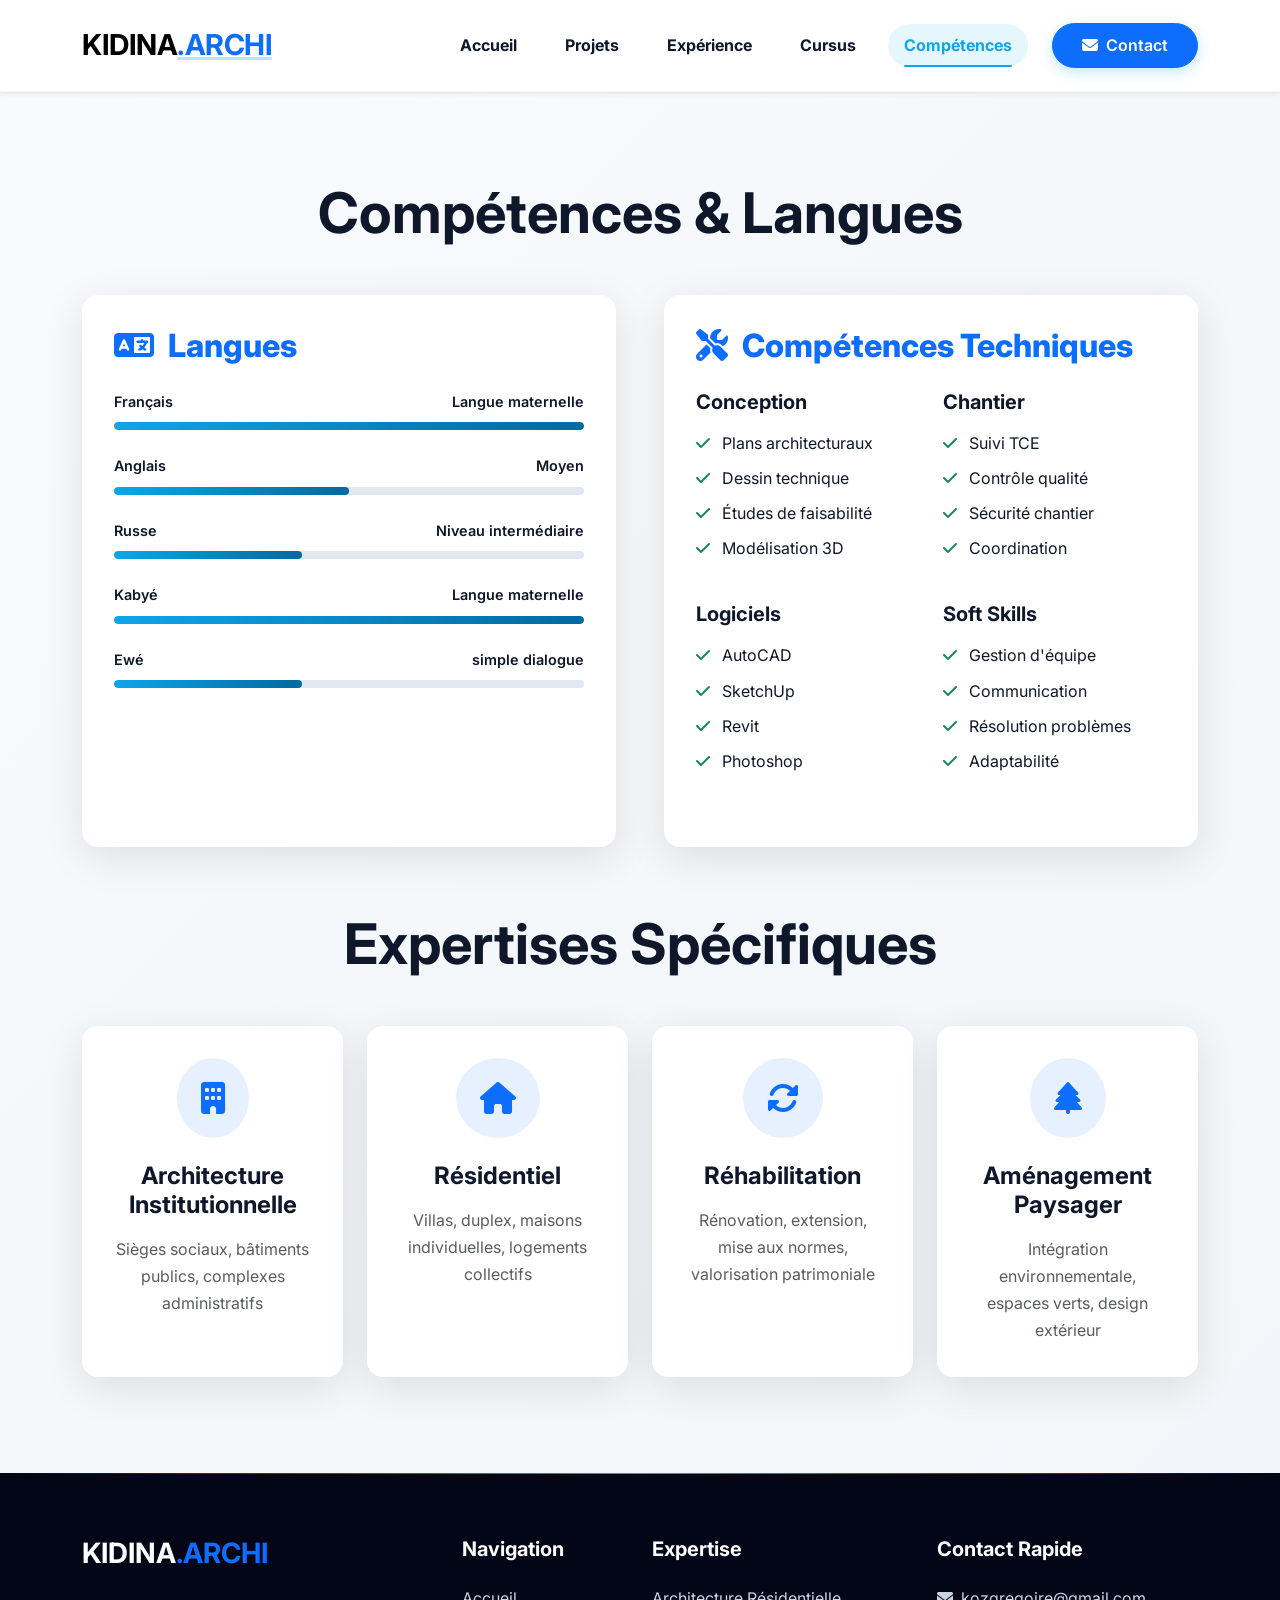
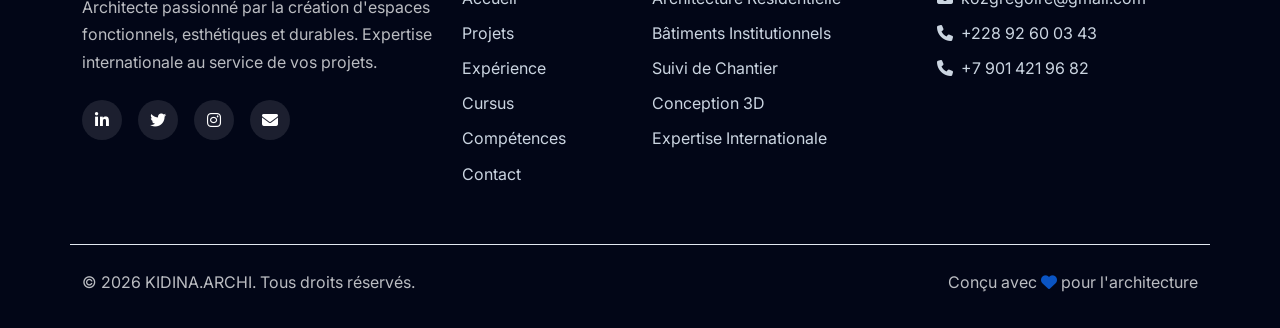
<file: competences.html>
<!DOCTYPE html>
<html lang="fr">
<head>
    <meta charset="UTF-8">
    <meta name="viewport" content="width=device-width, initial-scale=1.0">
    <title>🏗️Compétences | KIDINA.ARCHI</title>
    
    <!-- Mêmes liens CSS que index.html -->
    <link href="https://cdn.jsdelivr.net/npm/bootstrap@5.3.0/dist/css/bootstrap.min.css" rel="stylesheet">
    <link rel="stylesheet" href="https://cdnjs.cloudflare.com/ajax/libs/font-awesome/6.4.0/css/all.min.css">
    <link href="https://fonts.googleapis.com/css2?family=Inter:wght@300;400;500;600;700;800;900&display=swap" rel="stylesheet">
    
    <!-- Style local - CHEMIN CORRECT -->
    <link rel="stylesheet" href="style.css">
</head>
<body>
    <!-- Navigation identique à index.html -->
    <nav class="navbar navbar-expand-lg fixed-top shadow-sm">
        <div class="container">
            <a class="navbar-brand fw-bold" href="index.html">
                KIDINA<span class="text-primary">.ARCHI</span>
            </a>
            
            <button class="navbar-toggler" type="button" data-bs-toggle="collapse" data-bs-target="#mainNav">
                <i class="fas fa-bars"></i>
            </button>
            
            <div class="collapse navbar-collapse" id="mainNav">
                <ul class="navbar-nav ms-auto align-items-center gap-3">
                    <li class="nav-item">
                        <a class="nav-link fw-bold" href="index.html">Accueil</a>
                    </li>
                    <li class="nav-item">
                        <a class="nav-link fw-bold" href="projets.html">Projets</a>
                    </li>
                    <li class="nav-item">
                        <a class="nav-link fw-bold" href="experience.html">Expérience</a>
                    </li>
                    <li class="nav-item">
                        <a class="nav-link fw-bold" href="cursus.html">Cursus</a>
                    </li>
                    <li class="nav-item">
                        <a class="nav-link fw-bold active" href="competences.html">Compétences</a>
                    </li>
                    <li class="nav-item ms-lg-2">
                        <a class="btn btn-primary btn-nav" href="contact.html">
                            <i class="fas fa-envelope me-2"></i>Contact
                        </a>
                    </li>
                </ul>
            </div>
        </div>
    </nav>

    <!-- Section principale -->
    <section class="section-padding" style="padding-top: 100px;">
        <div class="container">
            <h1 class="display-2 fw-bold mb-5 text-center reveal">Compétences & Langues</h1>
            
            <div class="row g-5">
                <!-- Langues -->
                <div class="col-lg-6 reveal">
                    <div class="card-modern h-100">
                        <h2 class="text-primary mb-4"><i class="fas fa-language me-2"></i> Langues</h2>
                        
                        <div class="skill-category">
                            <div class="skill-item">
                                <div class="skill-info">
                                    <span>Français</span>
                                    <span>Langue maternelle</span>
                                </div>
                                <div class="progress">
                                    <div class="progress-bar" style="width: 100%"></div>
                                </div>
                            </div>
                            
                            <div class="skill-item">
                                <div class="skill-info">
                                    <span>Anglais</span>
                                    <span>Moyen</span>
                                </div>
                                <div class="progress">
                                    <div class="progress-bar" style="width: 50%"></div>
                                </div>
                            </div>
                            
                            <div class="skill-item">
                                <div class="skill-info">
                                    <span>Russe</span>
                                    <span>Niveau intermédiaire</span>
                                </div>
                                <div class="progress">
                                    <div class="progress-bar" style="width: 40%"></div>
                                </div>
                            </div>
                            
                            <div class="skill-item">
                                <div class="skill-info">
                                    <span>Kabyé</span>
                                    <span>Langue maternelle</span>
                                </div>
                                <div class="progress">
                                    <div class="progress-bar" style="width: 100%"></div>
                                </div>
                            </div>
                            
                            <div class="skill-item">
                                <div class="skill-info">
                                    <span>Ewé</span>
                                    <span>simple dialogue</span>
                                </div>
                                <div class="progress">
                                    <div class="progress-bar" style="width: 40%"></div>
                                </div>
                            </div>
                        </div>
                    </div>
                </div>
                
                <!-- Compétences Techniques -->
                <div class="col-lg-6 reveal delay-1">
                    <div class="card-modern h-100">
                        <h2 class="text-primary mb-4"><i class="fas fa-tools me-2"></i> Compétences Techniques</h2>
                        
                        <div class="row">
                            <div class="col-md-6 mb-4">
                                <h5 class="fw-bold mb-3">Conception</h5>
                                <ul class="list-unstyled">
                                    <li class="mb-2"><i class="fas fa-check text-success me-2"></i> Plans architecturaux</li>
                                    <li class="mb-2"><i class="fas fa-check text-success me-2"></i> Dessin technique</li>
                                    <li class="mb-2"><i class="fas fa-check text-success me-2"></i> Études de faisabilité</li>
                                    <li class="mb-2"><i class="fas fa-check text-success me-2"></i> Modélisation 3D</li>
                                </ul>
                            </div>
                            
                            <div class="col-md-6 mb-4">
                                <h5 class="fw-bold mb-3">Chantier</h5>
                                <ul class="list-unstyled">
                                    <li class="mb-2"><i class="fas fa-check text-success me-2"></i> Suivi TCE</li>
                                    <li class="mb-2"><i class="fas fa-check text-success me-2"></i> Contrôle qualité</li>
                                    <li class="mb-2"><i class="fas fa-check text-success me-2"></i> Sécurité chantier</li>
                                    <li class="mb-2"><i class="fas fa-check text-success me-2"></i> Coordination</li>
                                </ul>
                            </div>
                            
                            <div class="col-md-6 mb-4">
                                <h5 class="fw-bold mb-3">Logiciels</h5>
                                <ul class="list-unstyled">
                                    <li class="mb-2"><i class="fas fa-check text-success me-2"></i> AutoCAD</li>
                                    <li class="mb-2"><i class="fas fa-check text-success me-2"></i> SketchUp</li>
                                    <li class="mb-2"><i class="fas fa-check text-success me-2"></i> Revit</li>
                                    <li class="mb-2"><i class="fas fa-check text-success me-2"></i> Photoshop</li>
                                </ul>
                            </div>
                            
                            <div class="col-md-6 mb-4">
                                <h5 class="fw-bold mb-3">Soft Skills</h5>
                                <ul class="list-unstyled">
                                    <li class="mb-2"><i class="fas fa-check text-success me-2"></i> Gestion d'équipe</li>
                                    <li class="mb-2"><i class="fas fa-check text-success me-2"></i> Communication</li>
                                    <li class="mb-2"><i class="fas fa-check text-success me-2"></i> Résolution problèmes</li>
                                    <li class="mb-2"><i class="fas fa-check text-success me-2"></i> Adaptabilité</li>
                                </ul>
                            </div>
                        </div>
                    </div>
                </div>
            </div>

            <!-- Section Compétences Complémentaires -->
            <div class="row mt-6">
                <div class="col-12">
                    <h2 class="display-4 fw-bold mb-5 text-center reveal">Expertises Spécifiques</h2>
                </div>
                
                <div class="col-md-6 col-lg-3 reveal">
                    <div class="card-modern text-center h-100">
                        <div class="bg-primary bg-opacity-10 rounded-circle p-4 d-inline-flex mb-4">
                            <i class="fas fa-building fa-2x text-primary"></i>
                        </div>
                        <h4 class="fw-bold mb-3">Architecture Institutionnelle</h4>
                        <p class="text-muted mb-0">
                            Sièges sociaux, bâtiments publics, complexes administratifs
                        </p>
                    </div>
                </div>
                
                <div class="col-md-6 col-lg-3 reveal delay-1">
                    <div class="card-modern text-center h-100">
                        <div class="bg-primary bg-opacity-10 rounded-circle p-4 d-inline-flex mb-4">
                            <i class="fas fa-home fa-2x text-primary"></i>
                        </div>
                        <h4 class="fw-bold mb-3">Résidentiel</h4>
                        <p class="text-muted mb-0">
                            Villas, duplex, maisons individuelles, logements collectifs
                        </p>
                    </div>
                </div>
                
                <div class="col-md-6 col-lg-3 reveal delay-2">
                    <div class="card-modern text-center h-100">
                        <div class="bg-primary bg-opacity-10 rounded-circle p-4 d-inline-flex mb-4">
                            <i class="fas fa-sync-alt fa-2x text-primary"></i>
                        </div>
                        <h4 class="fw-bold mb-3">Réhabilitation</h4>
                        <p class="text-muted mb-0">
                            Rénovation, extension, mise aux normes, valorisation patrimoniale
                        </p>
                    </div>
                </div>
                
                <div class="col-md-6 col-lg-3 reveal delay-3">
                    <div class="card-modern text-center h-100">
                        <div class="bg-primary bg-opacity-10 rounded-circle p-4 d-inline-flex mb-4">
                            <i class="fas fa-tree fa-2x text-primary"></i>
                        </div>
                        <h4 class="fw-bold mb-3">Aménagement Paysager</h4>
                        <p class="text-muted mb-0">
                            Intégration environnementale, espaces verts, design extérieur
                        </p>
                    </div>
                </div>
            </div>
        </div>
    </section>

    <!-- Footer identique à index.html -->
    <footer class="footer">
        <div class="container">
            <div class="row mb-5">
                <div class="col-lg-4 mb-4 mb-lg-0">
                    <h3 class="text-white fw-bold mb-4">KIDINA<span class="text-primary">.ARCHI</span></h3>
                    <p class="text-light opacity-75">
                        Architecte passionné par la création d'espaces fonctionnels, 
                        esthétiques et durables. Expertise internationale au service 
                        de vos projets.
                    </p>
                    <div class="social-links">
                        <a href="#" class="social-link">
                            <i class="fab fa-linkedin-in"></i>
                        </a>
                        <a href="#" class="social-link">
                            <i class="fab fa-twitter"></i>
                        </a>
                        <a href="#" class="social-link">
                            <i class="fab fa-instagram"></i>
                        </a>
                        <a href="mailto:kozgregoire@gmail.com" class="social-link">
                            <i class="fas fa-envelope"></i>
                        </a>
                    </div>
                </div>
                
                <div class="col-lg-2 col-md-6 mb-4 mb-lg-0">
                    <h5 class="text-white fw-bold mb-4">Navigation</h5>
                    <div class="footer-links">
                        <a href="index.html">Accueil</a>
                        <a href="projets.html">Projets</a>
                        <a href="experience.html">Expérience</a>
                        <a href="cursus.html">Cursus</a>
                        <a href="competences.html">Compétences</a>
                        <a href="contact.html">Contact</a>
                    </div>
                </div>
                
                <div class="col-lg-3 col-md-6 mb-4 mb-lg-0">
                    <h5 class="text-white fw-bold mb-4">Expertise</h5>
                    <div class="footer-links">
                        <a href="projets.html?filter=res">Architecture Résidentielle</a>
                        <a href="projets.html?filter=inst">Bâtiments Institutionnels</a>
                        <a href="experience.html">Suivi de Chantier</a>
                        <a href="competences.html">Conception 3D</a>
                        <a href="cursus.html">Expertise Internationale</a>
                    </div>
                </div>
                
                <div class="col-lg-3">
                    <h5 class="text-white fw-bold mb-4">Contact Rapide</h5>
                    <div class="footer-links">
                        <a href="mailto:kozgregoire@gmail.com">
                            <i class="fas fa-envelope me-2"></i>kozgregoire@gmail.com
                        </a>
                        <a href="tel:+22892600343">
                            <i class="fas fa-phone me-2"></i>+228 92 60 03 43
                        </a>
                        <a href="tel:+79014219682">
                            <i class="fas fa-phone me-2"></i>+7 901 421 96 82
                        </a>
                    </div>
                </div>
            </div>
            
            <div class="row pt-4 border-top border-light border-opacity-10">
                <div class="col-md-6">
                    <p class="mb-0 text-light opacity-75">
                        © 2026 KIDINA.ARCHI. Tous droits réservés.
                    </p>
                </div>
                <div class="col-md-6 text-md-end">
                    <p class="mb-0 text-light opacity-75">
                        Conçu avec <i class="fas fa-heart text-primary"></i> pour l'architecture
                    </p>
                </div>
            </div>
        </div>
    </footer>

    <!-- Scripts -->
    <script src="https://cdn.jsdelivr.net/npm/bootstrap@5.3.0/dist/js/bootstrap.bundle.min.js"></script>
    <!-- CHEMIN LOCAL CORRECT -->
    <script src="script.js"></script>
</body>
</html>
</file>
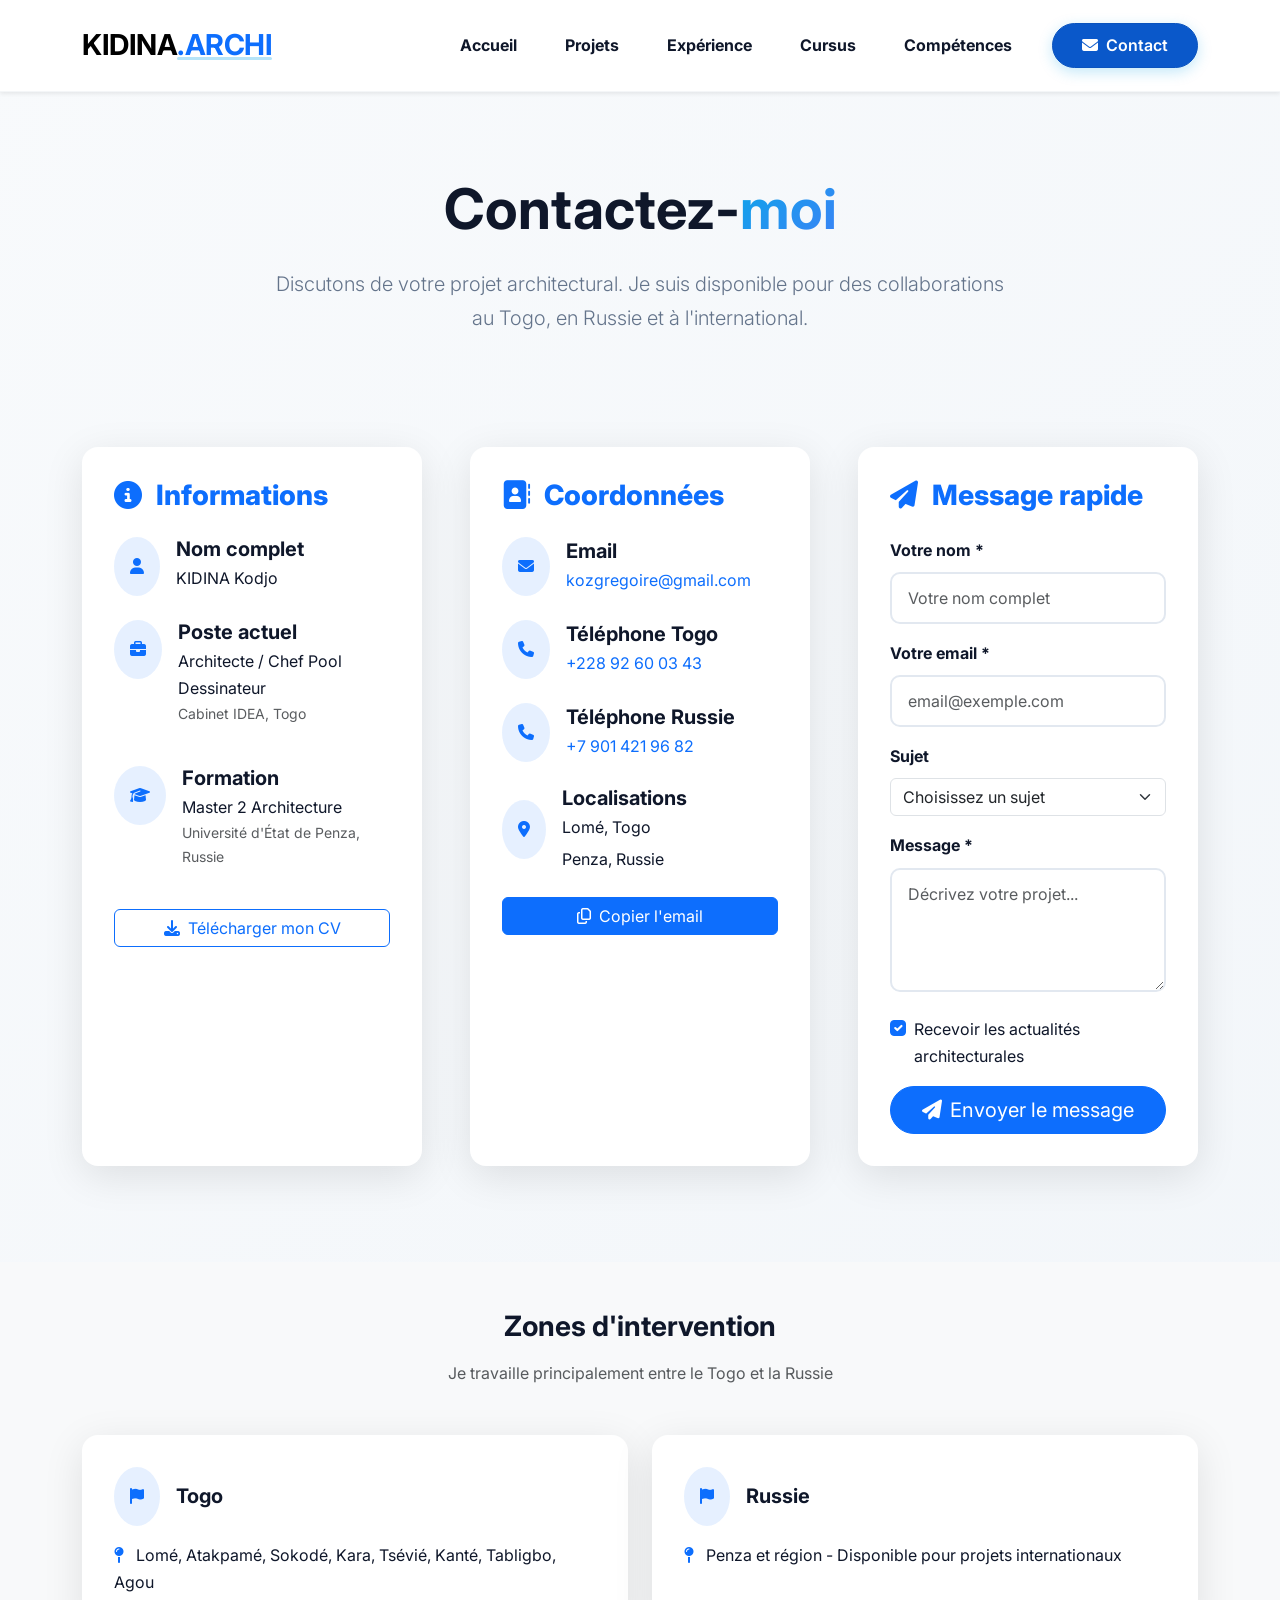
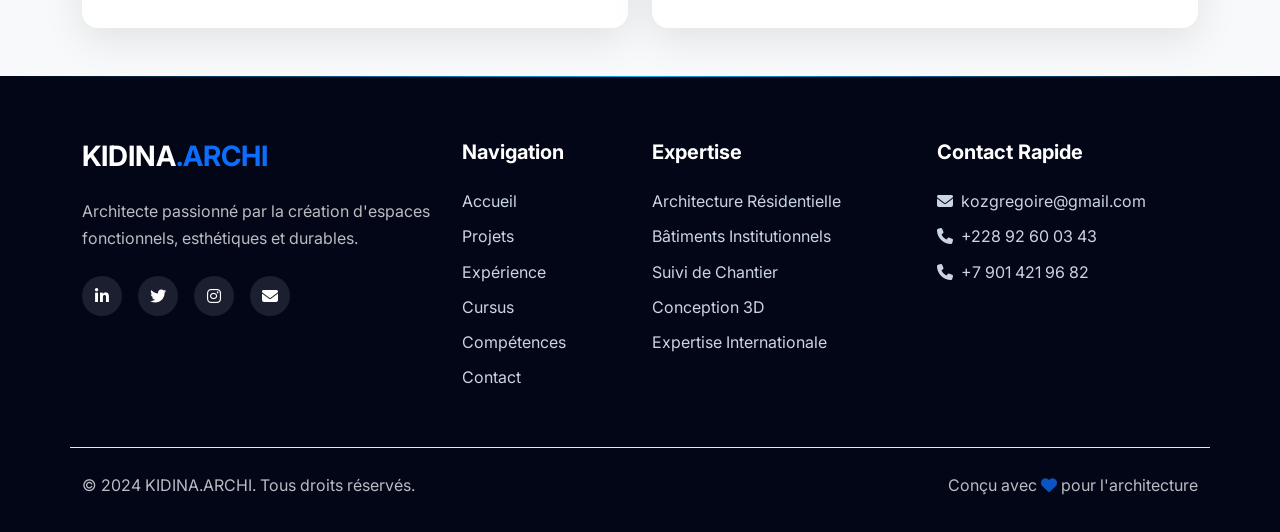
<file: contact.html>
<!DOCTYPE html>
<html lang="fr">
<head>
    <meta charset="UTF-8">
    <meta name="viewport" content="width=device-width, initial-scale=1.0">
    <title>🏗️Contact | KIDINA.ARCHI</title>
    
    <!-- Mêmes liens que index.html -->
    <link href="https://cdn.jsdelivr.net/npm/bootstrap@5.3.0/dist/css/bootstrap.min.css" rel="stylesheet">
    <link rel="stylesheet" href="https://cdnjs.cloudflare.com/ajax/libs/font-awesome/6.4.0/css/all.min.css">
    <link href="https://fonts.googleapis.com/css2?family=Inter:wght@300;400;500;600;700;800;900&display=swap" rel="stylesheet">
    
    <!-- CHEMIN LOCAL CORRECT -->
    <link rel="stylesheet" href="style.css">
</head>
<body>
    <!-- Navigation IDENTIQUE à index.html -->
    <nav class="navbar navbar-expand-lg fixed-top shadow-sm">
        <div class="container">
            <a class="navbar-brand fw-bold" href="index.html">
                KIDINA<span class="text-primary">.ARCHI</span>
            </a>
            
            <button class="navbar-toggler" type="button" data-bs-toggle="collapse" data-bs-target="#mainNav">
                <i class="fas fa-bars"></i>
            </button>
            
            <div class="collapse navbar-collapse" id="mainNav">
                <ul class="navbar-nav ms-auto align-items-center gap-3">
                    <li class="nav-item">
                        <a class="nav-link fw-bold" href="index.html">Accueil</a>
                    </li>
                    <li class="nav-item">
                        <a class="nav-link fw-bold" href="projets.html">Projets</a>
                    </li>
                    <li class="nav-item">
                        <a class="nav-link fw-bold" href="experience.html">Expérience</a>
                    </li>
                    <li class="nav-item">
                        <a class="nav-link fw-bold" href="cursus.html">Cursus</a>
                    </li>
                    <li class="nav-item">
                        <a class="nav-link fw-bold" href="competences.html">Compétences</a>
                    </li>
                    <li class="nav-item ms-lg-2">
                        <a class="btn btn-primary btn-nav active" href="contact.html">
                            <i class="fas fa-envelope me-2"></i>Contact
                        </a>
                    </li>
                </ul>
            </div>
        </div>
    </nav>

    <!-- Section Contact Détaillée -->
    <section class="section-padding">
        <div class="container">
            <div class="row mb-6">
                <div class="col-lg-8 mx-auto text-center">
                    <h1 class="display-2 fw-bold mb-4 reveal">
                        Contactez-<span class="text-gradient">moi</span>
                    </h1>
                    <p class="lead mb-5 reveal delay-1">
                        Discutons de votre projet architectural. Je suis disponible 
                        pour des collaborations au Togo, en Russie et à l'international.
                    </p>
                </div>
            </div>
            
            <div class="row g-5">
                <!-- Informations de contact -->
                <div class="col-lg-4 reveal">
                    <div class="card-modern h-100">
                        <h3 class="text-primary mb-4"><i class="fas fa-info-circle me-2"></i> Informations</h3>
                        
                        <div class="contact-item mb-4">
                            <div class="d-flex align-items-start mb-3">
                                <div class="bg-primary bg-opacity-10 rounded-circle p-3 me-3">
                                    <i class="fas fa-user text-primary"></i>
                                </div>
                                <div>
                                    <h5 class="fw-bold mb-1">Nom complet</h5>
                                    <p class="mb-0">KIDINA Kodjo</p>
                                </div>
                            </div>
                        </div>
                        
                        <div class="contact-item mb-4">
                            <div class="d-flex align-items-start mb-3">
                                <div class="bg-primary bg-opacity-10 rounded-circle p-3 me-3">
                                    <i class="fas fa-briefcase text-primary"></i>
                                </div>
                                <div>
                                    <h5 class="fw-bold mb-1">Poste actuel</h5>
                                    <p class="mb-0">Architecte / Chef Pool Dessinateur</p>
                                    <p class="text-muted small">Cabinet IDEA, Togo</p>
                                </div>
                            </div>
                        </div>
                        
                        <div class="contact-item mb-4">
                            <div class="d-flex align-items-start mb-3">
                                <div class="bg-primary bg-opacity-10 rounded-circle p-3 me-3">
                                    <i class="fas fa-graduation-cap text-primary"></i>
                                </div>
                                <div>
                                    <h5 class="fw-bold mb-1">Formation</h5>
                                    <p class="mb-0">Master 2 Architecture</p>
                                    <p class="text-muted small">Université d'État de Penza, Russie</p>
                                </div>
                            </div>
                        </div>
                        
                        <div class="mt-4">
                            <a href="competences.html" class="btn btn-outline-primary w-100">
                                <i class="fas fa-download me-2"></i>Télécharger mon CV
                            </a>
                        </div>
                    </div>
                </div>
                
                <!-- Coordonnées -->
                <div class="col-lg-4 reveal delay-1">
                    <div class="card-modern h-100">
                        <h3 class="text-primary mb-4"><i class="fas fa-address-book me-2"></i> Coordonnées</h3>
                        
                        <div class="contact-item mb-4">
                            <div class="d-flex align-items-center mb-3">
                                <div class="bg-primary bg-opacity-10 rounded-circle p-3 me-3">
                                    <i class="fas fa-envelope text-primary"></i>
                                </div>
                                <div>
                                    <h5 class="fw-bold mb-1">Email</h5>
                                    <a href="mailto:kozgregoire@gmail.com" class="text-decoration-none">
                                       kozgregoire@gmail.com
                                    </a>
                                </div>
                            </div>
                        </div>
                        
                        <div class="contact-item mb-4">
                            <div class="d-flex align-items-center mb-3">
                                <div class="bg-primary bg-opacity-10 rounded-circle p-3 me-3">
                                    <i class="fas fa-phone text-primary"></i>
                                </div>
                                <div>
                                    <h5 class="fw-bold mb-1">Téléphone Togo</h5>
                                    <a href="tel:+22892600343" class="text-decoration-none">
                                        +228 92 60 03 43
                                    </a>
                                </div>
                            </div>
                        </div>
                        
                        <div class="contact-item mb-4">
                            <div class="d-flex align-items-center mb-3">
                                <div class="bg-primary bg-opacity-10 rounded-circle p-3 me-3">
                                    <i class="fas fa-phone text-primary"></i>
                                </div>
                                <div>
                                    <h5 class="fw-bold mb-1">Téléphone Russie</h5>
                                    <a href="tel:+79014219682" class="text-decoration-none">
                                        +7 901 421 96 82
                                    </a>
                                </div>
                            </div>
                        </div>
                        
                        <div class="contact-item">
                            <div class="d-flex align-items-center mb-3">
                                <div class="bg-primary bg-opacity-10 rounded-circle p-3 me-3">
                                    <i class="fas fa-map-marker-alt text-primary"></i>
                                </div>
                                <div>
                                    <h5 class="fw-bold mb-1">Localisations</h5>
                                    <p class="mb-1">Lomé, Togo</p>
                                    <p class="mb-0">Penza, Russie</p>
                                </div>
                            </div>
                        </div>
                        
                        <div class="mt-4">
                            <button class="btn btn-primary w-100 copy-email">
                                <i class="far fa-copy me-2"></i>Copier l'email
                            </button>
                        </div>
                    </div>
                </div>
                
                <!-- Formulaire -->
                <div class="col-lg-4 reveal delay-2">
                    <div class="card-modern h-100">
                        <h3 class="text-primary mb-4"><i class="fas fa-paper-plane me-2"></i> Message rapide</h3>
                        
                        <form id="contactFormPage">
                            <div class="mb-3">
                                <label class="form-label fw-bold">Votre nom *</label>
                                <input type="text" class="form-control" placeholder="Votre nom complet" required>
                            </div>
                            
                            <div class="mb-3">
                                <label class="form-label fw-bold">Votre email *</label>
                                <input type="email" class="form-control" placeholder="email@exemple.com" required>
                            </div>
                            
                            <div class="mb-3">
                                <label class="form-label fw-bold">Sujet</label>
                                <select class="form-select">
                                    <option selected>Choisissez un sujet</option>
                                    <option>Demande de collaboration</option>
                                    <option>Devis pour projet</option>
                                    <option>Question technique</option>
                                    <option>Autre</option>
                                </select>
                            </div>
                            
                            <div class="mb-4">
                                <label class="form-label fw-bold">Message *</label>
                                <textarea class="form-control" rows="4" placeholder="Décrivez votre projet..." required></textarea>
                            </div>
                            
                            <div class="mb-3 form-check">
                                <input type="checkbox" class="form-check-input" id="newsletter" checked>
                                <label class="form-check-label" for="newsletter">
                                    Recevoir les actualités architecturales
                                </label>
                            </div>
                            
                            <button type="submit" class="btn btn-primary btn-lg w-100 rounded-pill">
                                <i class="fas fa-paper-plane me-2"></i>Envoyer le message
                            </button>
                        </form>
                    </div>
                </div>
            </div>
        </div>
    </section>

    <!-- Carte Google Maps (optionnelle) -->
    <section class="bg-light py-5">
        <div class="container">
            <div class="text-center mb-5">
                <h3 class="fw-bold mb-3">Zones d'intervention</h3>
                <p class="text-muted">Je travaille principalement entre le Togo et la Russie</p>
            </div>
            
            <div class="row g-4">
                <div class="col-md-6">
                    <div class="card-modern">
                        <div class="d-flex align-items-center mb-3">
                            <div class="bg-primary bg-opacity-10 rounded-circle p-3 me-3">
                                <i class="fas fa-flag text-primary"></i>
                            </div>
                            <div>
                                <h5 class="fw-bold mb-0">Togo</h5>
                            </div>
                        </div>
                        <p class="mb-0">
                            <i class="fas fa-map-pin text-primary me-2"></i>
                            Lomé, Atakpamé, Sokodé, Kara, Tsévié, Kanté, Tabligbo, Agou
                        </p>
                    </div>
                </div>
                
                <div class="col-md-6">
                    <div class="card-modern">
                        <div class="d-flex align-items-center mb-3">
                            <div class="bg-primary bg-opacity-10 rounded-circle p-3 me-3">
                                <i class="fas fa-flag text-primary"></i>
                            </div>
                            <div>
                                <h5 class="fw-bold mb-0">Russie</h5>
                            </div>
                        </div>
                        <p class="mb-0">
                            <i class="fas fa-map-pin text-primary me-2"></i>
                            Penza et région - Disponible pour projets internationaux
                        </p>
                    </div>
                </div>
            </div>
        </div>
    </section>

    <!-- Footer IDENTIQUE à index.html -->
    <footer class="footer">
        <div class="container">
            <div class="row mb-5">
                <div class="col-lg-4 mb-4 mb-lg-0">
                    <h3 class="text-white fw-bold mb-4">KIDINA<span class="text-primary">.ARCHI</span></h3>
                    <p class="text-light opacity-75">
                        Architecte passionné par la création d'espaces fonctionnels, 
                        esthétiques et durables.
                    </p>
                    <div class="social-links">
                        <a href="#" class="social-link">
                            <i class="fab fa-linkedin-in"></i>
                        </a>
                        <a href="#" class="social-link">
                            <i class="fab fa-twitter"></i>
                        </a>
                        <a href="#" class="social-link">
                            <i class="fab fa-instagram"></i>
                        </a>
                        <a href="mailto:kozgregoire@gmail.com" class="social-link">
                            <i class="fas fa-envelope"></i>
                        </a>
                    </div>
                </div>
                
                <div class="col-lg-2 col-md-6 mb-4 mb-lg-0">
                    <h5 class="text-white fw-bold mb-4">Navigation</h5>
                    <div class="footer-links">
                        <a href="index.html">Accueil</a>
                        <a href="projets.html">Projets</a>
                        <a href="experience.html">Expérience</a>
                        <a href="cursus.html">Cursus</a>
                        <a href="competences.html">Compétences</a>
                        <a href="contact.html">Contact</a>
                    </div>
                </div>
                
                <div class="col-lg-3 col-md-6 mb-4 mb-lg-0">
                    <h5 class="text-white fw-bold mb-4">Expertise</h5>
                    <div class="footer-links">
                        <a href="projets.html?filter=res">Architecture Résidentielle</a>
                        <a href="projets.html?filter=inst">Bâtiments Institutionnels</a>
                        <a href="experience.html">Suivi de Chantier</a>
                        <a href="competences.html">Conception 3D</a>
                        <a href="cursus.html">Expertise Internationale</a>
                    </div>
                </div>
                
                <div class="col-lg-3">
                    <h5 class="text-white fw-bold mb-4">Contact Rapide</h5>
                    <div class="footer-links">
                        <a href="mailto:kozgregoire@gmail.com">
                            <i class="fas fa-envelope me-2"></i>kozgregoire@gmail.com
                        </a>
                        <a href="tel:+22892600343">
                            <i class="fas fa-phone me-2"></i>+228 92 60 03 43
                        </a>
                        <a href="tel:+79014219682">
                            <i class="fas fa-phone me-2"></i>+7 901 421 96 82
                        </a>
                    </div>
                </div>
            </div>
            
            <div class="row pt-4 border-top border-light border-opacity-10">
                <div class="col-md-6">
                    <p class="mb-0 text-light opacity-75">
                        © 2024 KIDINA.ARCHI. Tous droits réservés.
                    </p>
                </div>
                <div class="col-md-6 text-md-end">
                    <p class="mb-0 text-light opacity-75">
                        Conçu avec <i class="fas fa-heart text-primary"></i> pour l'architecture
                    </p>
                </div>
            </div>
        </div>
    </footer>

    <!-- Scripts -->
    <script src="https://cdn.jsdelivr.net/npm/bootstrap@5.3.0/dist/js/bootstrap.bundle.min.js"></script>
    <!-- CHEMIN LOCAL CORRECT -->
    <script src="script.js"></script>
</body>
</html>
</file>
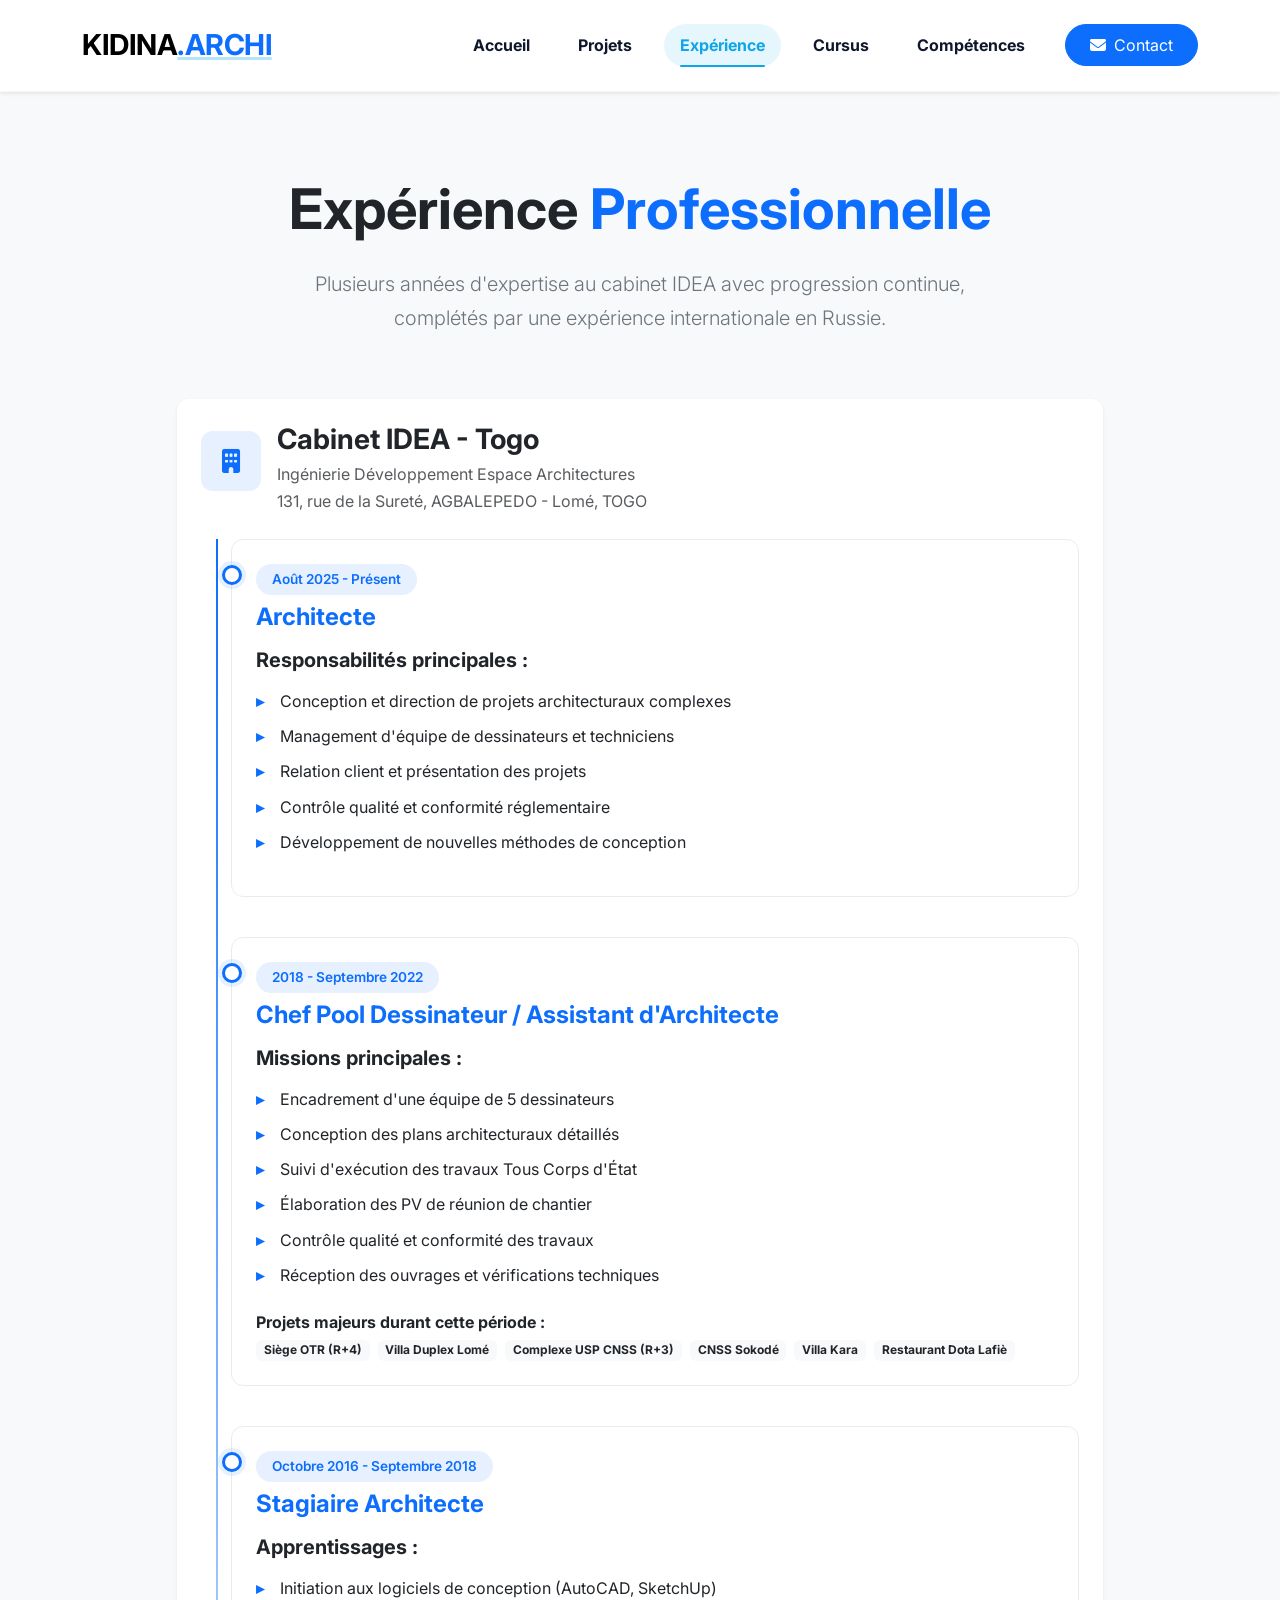
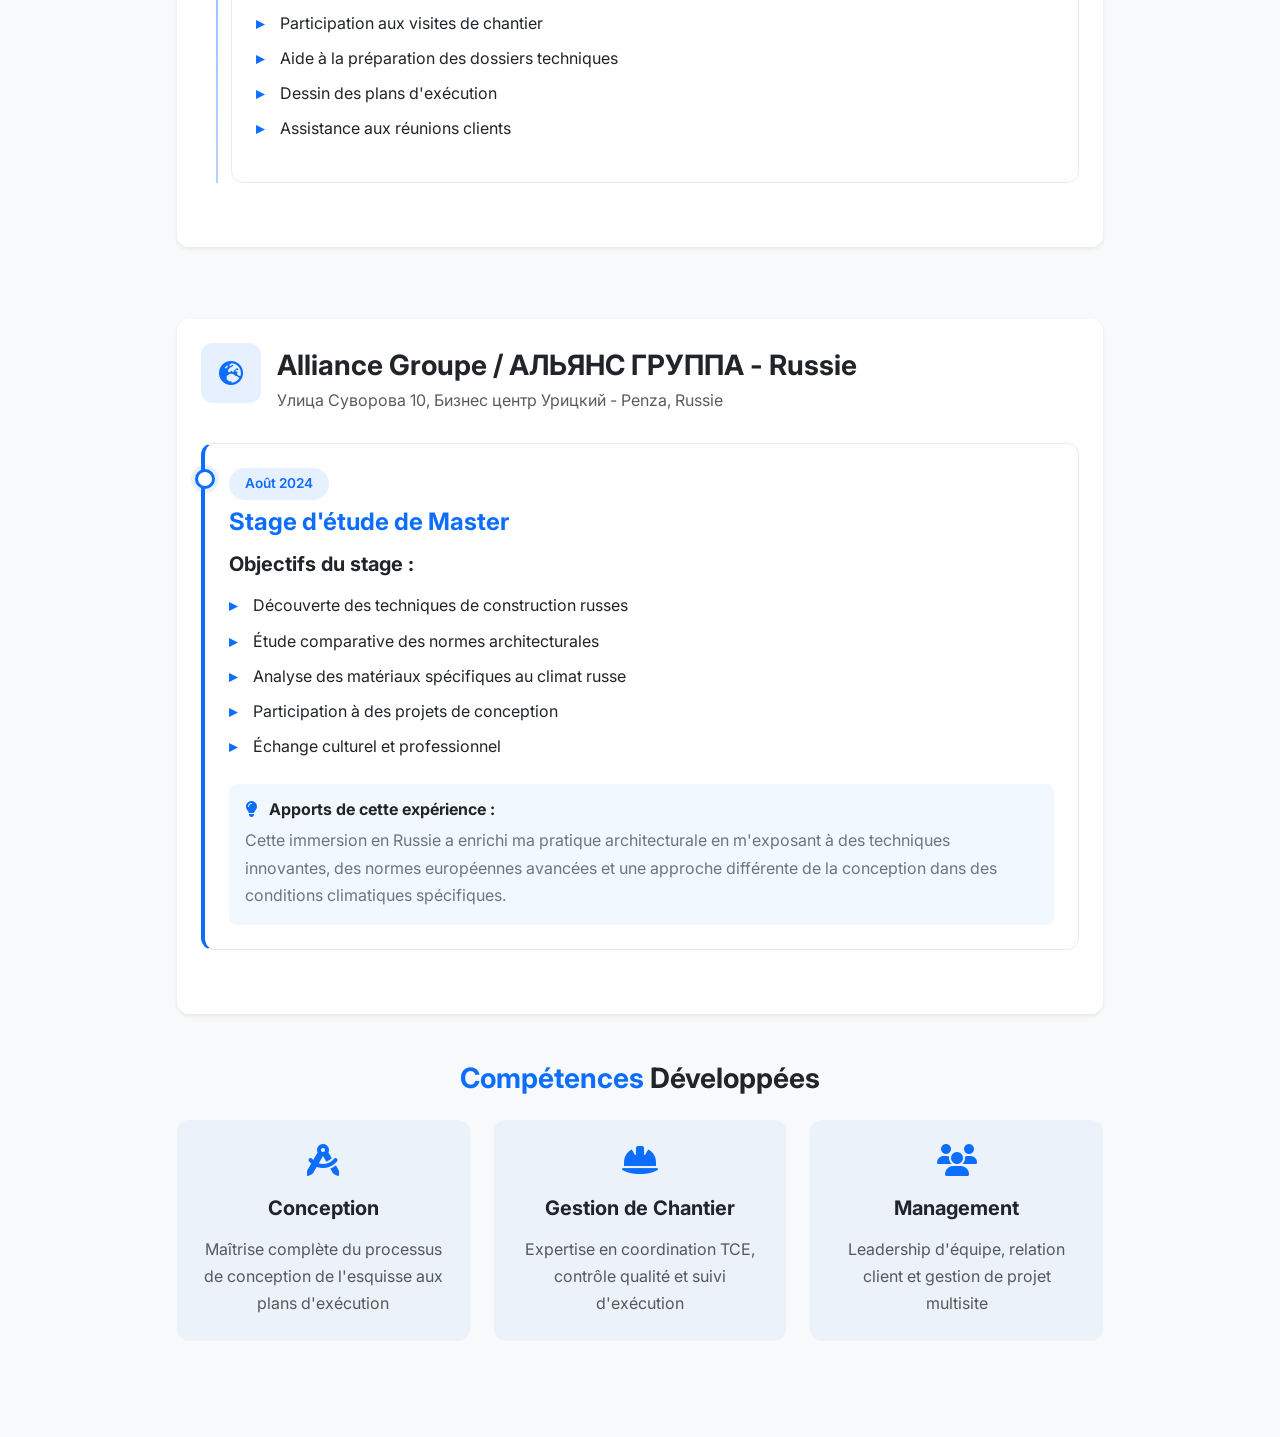
<file: experience.html>
<!DOCTYPE html>
<html lang="fr">
<head>
    <meta charset="UTF-8">
    <meta name="viewport" content="width=device-width, initial-scale=1.0">
    <title>🏗️Expérience Professionnelle | KIDINA.ARCHI</title>
    
    <!-- Liens CSS -->
    <link href="https://cdn.jsdelivr.net/npm/bootstrap@5.3.0/dist/css/bootstrap.min.css" rel="stylesheet">
    <link rel="stylesheet" href="https://cdnjs.cloudflare.com/ajax/libs/font-awesome/6.4.0/css/all.min.css">
    <link href="https://fonts.googleapis.com/css2?family=Inter:wght@300;400;500;600;700;800;900&display=swap" rel="stylesheet">
    <link rel="stylesheet" href="style.css">
    
    <style>
        :root {
            --dominant: #f8f9fa;
            --secondary: #212529;
            --accent: #0d6efd;
            --gray-light: #e9ecef;
            --gray-medium: #6c757d;
        }
        
        body {
            background-color: var(--dominant);
            color: var(--secondary);
            font-family: 'Inter', sans-serif;
            padding-top: 80px;
        }
        
        .exp-timeline {
            position: relative;
            padding-left: 30px;
        }
        
        .exp-timeline::before {
            content: '';
            position: absolute;
            left: 15px;
            top: 0;
            bottom: 0;
            width: 2px;
            background: linear-gradient(to bottom, var(--accent), rgba(13, 110, 253, 0.3));
        }
        
        .exp-item {
            position: relative;
            margin-bottom: 40px;
            padding-left: 30px;
            background: white;
            border-radius: 12px;
            border: 1px solid var(--gray-light);
            padding: 1.5rem;
            transition: transform 0.3s ease;
        }
        
        .exp-item:hover {
            transform: translateX(5px);
            border-color: var(--accent);
            box-shadow: 0 8px 25px rgba(0,0,0,0.1);
        }
        
        .exp-item::before {
            content: '';
            position: absolute;
            left: -10px;
            top: 25px;
            width: 20px;
            height: 20px;
            border-radius: 50%;
            background: white;
            border: 3px solid var(--accent);
            box-shadow: 0 0 0 4px rgba(13, 110, 253, 0.1);
        }
        
        .exp-badge {
            background: rgba(13, 110, 253, 0.1);
            color: var(--accent);
            padding: 0.25rem 1rem;
            border-radius: 20px;
            font-size: 0.85rem;
            font-weight: 600;
            display: inline-block;
            margin-bottom: 0.5rem;
        }
        
        .company-logo {
            width: 60px;
            height: 60px;
            background: rgba(13, 110, 253, 0.1);
            border-radius: 12px;
            display: flex;
            align-items: center;
            justify-content: center;
            color: var(--accent);
            font-size: 1.5rem;
            margin-bottom: 1rem;
        }
        
        .task-list {
            list-style-type: none;
            padding-left: 0;
        }
        
        .task-list li {
            padding-left: 1.5rem;
            position: relative;
            margin-bottom: 0.5rem;
        }
        
        .task-list li::before {
            content: '▸';
            position: absolute;
            left: 0;
            color: var(--accent);
            font-weight: bold;
        }
    </style>
</head>
<body>
    <!-- Navigation -->
    <nav class="navbar navbar-expand-lg fixed-top shadow-sm" style="background-color: white;">
        <div class="container">
            <a class="navbar-brand fw-bold" href="index.html">
                KIDINA<span style="color: #0d6efd;">.ARCHI</span>
            </a>
            
            <button class="navbar-toggler" type="button" data-bs-toggle="collapse" data-bs-target="#mainNav">
                <i class="fas fa-bars"></i>
            </button>
            
            <div class="collapse navbar-collapse" id="mainNav">
                <ul class="navbar-nav ms-auto align-items-center gap-3">
                    <li class="nav-item">
                        <a class="nav-link fw-bold" href="index.html">Accueil</a>
                    </li>
                    <li class="nav-item">
                        <a class="nav-link fw-bold" href="projets.html">Projets</a>
                    </li>
                    <li class="nav-item">
                        <a class="nav-link fw-bold active" href="experience.html">Expérience</a>
                    </li>
                    <li class="nav-item">
                        <a class="nav-link fw-bold" href="cursus.html">Cursus</a>
                    </li>
                    <li class="nav-item">
                        <a class="nav-link fw-bold" href="competences.html">Compétences</a>
                    </li>
                    <li class="nav-item ms-lg-2">
                        <a class="btn btn-primary px-4 py-2 rounded-pill" href="contact.html" style="background-color: #0d6efd; border-color: #0d6efd;">
                            <i class="fas fa-envelope me-2"></i>Contact
                        </a>
                    </li>
                </ul>
            </div>
        </div>
    </nav>

    <!-- Section Expérience -->
    <section class="py-5" style="background-color: var(--dominant);">
        <div class="container py-5">
            <div class="row mb-5">
                <div class="col-lg-8 mx-auto text-center">
                    <h1 class="display-2 fw-bold mb-4">
                        Expérience <span style="color: #0d6efd;">Professionnelle</span>
                    </h1>
                    <p class="lead" style="color: var(--gray-medium);">
                        Plusieurs années d'expertise au cabinet IDEA avec progression continue, 
                        complétés par une expérience internationale en Russie.
                    </p>
                </div>
            </div>
            
            <!-- Expérience Principale - IDEA -->
            <div class="row mb-5">
                <div class="col-lg-10 mx-auto">
                    <div class="card shadow-sm border-0 mb-4" style="background: white; border-radius: 12px;">
                        <div class="card-body p-4">
                            <div class="d-flex align-items-center mb-4">
                                <div class="company-logo">
                                    <i class="fas fa-building"></i>
                                </div>
                                <div class="ms-3">
                                    <h3 class="fw-bold mb-1">Cabinet IDEA - Togo</h3>
                                    <p class="text-muted mb-0">
                                        Ingénierie Développement Espace Architectures
                                    </p>
                                    <p class="text-muted mb-0">
                                        131, rue de la Sureté, AGBALEPEDO - Lomé, TOGO
                                    </p>
                                </div>
                            </div>
                            
                            <div class="exp-timeline">
                                <!-- Architecte (Actuel) -->
                                <div class="exp-item">
                                    <span class="exp-badge">Août 2025 - Présent</span>
                                    <h4 class="fw-bold mb-3" style="color: #0d6efd;">Architecte</h4>
                                    <h5 class="fw-bold mb-3">Responsabilités principales :</h5>
                                    <ul class="task-list">
                                        <li>Conception et direction de projets architecturaux complexes</li>
                                        <li>Management d'équipe de dessinateurs et techniciens</li>
                                        <li>Relation client et présentation des projets</li>
                                        <li>Contrôle qualité et conformité réglementaire</li>
                                        <li>Développement de nouvelles méthodes de conception</li>
                                    </ul>
                                </div>
                                
                                <!-- Chef Pool Dessinateur -->
                                <div class="exp-item">
                                    <span class="exp-badge">2018 - Septembre 2022</span>
                                    <h4 class="fw-bold mb-3" style="color: #0d6efd;">
                                        Chef Pool Dessinateur / Assistant d'Architecte
                                    </h4>
                                    <h5 class="fw-bold mb-3">Missions principales :</h5>
                                    <ul class="task-list">
                                        <li>Encadrement d'une équipe de 5 dessinateurs</li>
                                        <li>Conception des plans architecturaux détaillés</li>
                                        <li>Suivi d'exécution des travaux Tous Corps d'État</li>
                                        <li>Élaboration des PV de réunion de chantier</li>
                                        <li>Contrôle qualité et conformité des travaux</li>
                                        <li>Réception des ouvrages et vérifications techniques</li>
                                    </ul>
                                    
                                    <div class="mt-4">
                                        <h6 class="fw-bold mb-2">Projets majeurs durant cette période :</h6>
                                        <div class="d-flex flex-wrap gap-2">
                                            <span class="badge bg-light text-dark">Siège OTR (R+4)</span>
                                            <span class="badge bg-light text-dark">Villa Duplex Lomé</span>
                                            <span class="badge bg-light text-dark">Complexe USP CNSS (R+3)</span>
                                            <span class="badge bg-light text-dark">CNSS Sokodé</span>
                                            <span class="badge bg-light text-dark">Villa Kara</span>
                                            <span class="badge bg-light text-dark">Restaurant Dota Lafiè</span>
                                        </div>
                                    </div>
                                </div>
                                
                                <!-- Stagiaire -->
                                <div class="exp-item">
                                    <span class="exp-badge">Octobre 2016 - Septembre 2018</span>
                                    <h4 class="fw-bold mb-3" style="color: #0d6efd;">Stagiaire Architecte</h4>
                                    <h5 class="fw-bold mb-3">Apprentissages :</h5>
                                    <ul class="task-list">
                                        <li>Initiation aux logiciels de conception (AutoCAD, SketchUp)</li>
                                        <li>Participation aux visites de chantier</li>
                                        <li>Aide à la préparation des dossiers techniques</li>
                                        <li>Dessin des plans d'exécution</li>
                                        <li>Assistance aux réunions clients</li>
                                    </ul>
                                </div>
                            </div>
                        </div>
                    </div>
                </div>
            </div>
            
            <!-- Expérience Internationale - Russie -->
            <div class="row">
                <div class="col-lg-10 mx-auto">
                    <div class="card shadow-sm border-0" style="background: white; border-radius: 12px;">
                        <div class="card-body p-4">
                            <div class="d-flex align-items-center mb-4">
                                <div class="company-logo">
                                    <i class="fas fa-globe-europe"></i>
                                </div>
                                <div class="ms-3">
                                    <h3 class="fw-bold mb-1">Alliance Groupe / АЛЬЯНС ГРУППА - Russie</h3>
                                    <p class="text-muted mb-0">
                                        Улица Суворова 10, Бизнес центр Урицкий - Penza, Russie
                                    </p>
                                </div>
                            </div>
                            
                            <div class="exp-item" style="border-left: 4px solid #0d6efd;">
                                <span class="exp-badge">Août 2024</span>
                                <h4 class="fw-bold mb-3" style="color: #0d6efd;">Stage d'étude de Master</h4>
                                
                                <h5 class="fw-bold mb-3">Objectifs du stage :</h5>
                                <ul class="task-list">
                                    <li>Découverte des techniques de construction russes</li>
                                    <li>Étude comparative des normes architecturales</li>
                                    <li>Analyse des matériaux spécifiques au climat russe</li>
                                    <li>Participation à des projets de conception</li>
                                    <li>Échange culturel et professionnel</li>
                                </ul>
                                
                                <div class="mt-4 p-3" style="background-color: rgba(13, 110, 253, 0.05); border-radius: 8px;">
                                    <h6 class="fw-bold mb-2">
                                        <i class="fas fa-lightbulb me-2" style="color: #0d6efd;"></i>
                                        Apports de cette expérience :
                                    </h6>
                                    <p class="mb-0" style="color: var(--gray-medium);">
                                        Cette immersion en Russie a enrichi ma pratique architecturale en m'exposant 
                                        à des techniques innovantes, des normes européennes avancées et une approche 
                                        différente de la conception dans des conditions climatiques spécifiques.
                                    </p>
                                </div>
                            </div>
                        </div>
                    </div>
                </div>
            </div>
            
            <!-- Compétences Clés -->
            <div class="row mt-5">
                <div class="col-lg-10 mx-auto">
                    <h3 class="fw-bold mb-4 text-center">
                        <span style="color: #0d6efd;">Compétences</span> Développées
                    </h3>
                    
                    <div class="row g-4">
                        <div class="col-md-4">
                            <div class="card border-0 h-100 text-center p-4" style="background-color: rgba(13, 110, 253, 0.05); border-radius: 12px;">
                                <div class="mb-3">
                                    <i class="fas fa-drafting-compass fa-2x" style="color: #0d6efd;"></i>
                                </div>
                                <h5 class="fw-bold mb-3">Conception</h5>
                                <p class="text-muted mb-0">
                                    Maîtrise complète du processus de conception de l'esquisse aux plans d'exécution
                                </p>
                            </div>
                        </div>
                        
                        <div class="col-md-4">
                            <div class="card border-0 h-100 text-center p-4" style="background-color: rgba(13, 110, 253, 0.05); border-radius: 12px;">
                                <div class="mb-3">
                                    <i class="fas fa-hard-hat fa-2x" style="color: #0d6efd;"></i>
                                </div>
                                <h5 class="fw-bold mb-3">Gestion de Chantier</h5>
                                <p class="text-muted mb-0">
                                    Expertise en coordination TCE, contrôle qualité et suivi d'exécution
                                </p>
                            </div>
                        </div>
                        
                        <div class="col-md-4">
                            <div class="card border-0 h-100 text-center p-4" style="background-color: rgba(13, 110, 253, 0.05); border-radius: 12px;">
                                <div class="mb-3">
                                    <i class="fas fa-users fa-2x" style="color: #0d6efd;"></i>
                                </div>
                                <h5 class="fw-bold mb-3">Management</h5>
                                <p class="text-muted mb-0">
                                    Leadership d'équipe, relation client et gestion de projet multisite
                                </p>
                            </div>
                        </div>
                    </div>
                </div>
            </div>
        </div>
    </section>

    <!-- Footer -->
    <!-- Copier le footer de index.html ici -->

    <!-- Scripts -->
    <script src="https://cdn.jsdelivr.net/npm/bootstrap@5.3.0/dist/js/bootstrap.bundle.min.js"></script>
    <script src="script.js"></script>
</body>
</html>
</file>
<file: style.css>
/* ============================================
   VARIABLES & RESET
============================================ */
:root {
    --primary: #0ea5e9;      /* Cyan vif - moderne */
    --primary-dark: #0369a1;
    --dark: #0f172a;         /* Bleu nuit */
    --darker: #020617;
    --light: #f8fafc;
    --gray: #64748b;
    --success: #10b981;
    --warning: #f59e0b;
    
    --shadow: 0 10px 40px rgba(0, 0, 0, 0.1);
    --shadow-lg: 0 25px 50px rgba(0, 0, 0, 0.15);
    --transition: all 0.4s cubic-bezier(0.175, 0.885, 0.32, 1.1);
    --border-radius: 16px;
}

* {
    margin: 0;
    padding: 0;
    box-sizing: border-box;
}

body {
    font-family: 'Inter', -apple-system, BlinkMacSystemFont, sans-serif;
    background-color: var(--light);
    color: var(--dark);
    line-height: 1.7;
    overflow-x: hidden;
    padding-top: 80px;
    background: linear-gradient(135deg, #f8fafc 0%, #f1f5f9 100%);
}

/* ============================================
   TYPOGRAPHIE
============================================ */
h1, h2, h3, h4, h5, h6 {
    font-weight: 800;
    line-height: 1.2;
    margin-bottom: 1rem;
}

.display-1 {
    font-size: clamp(3rem, 8vw, 5rem);
    letter-spacing: -0.02em;
}

.display-2 {
    font-size: clamp(2.5rem, 6vw, 3.5rem);
}

p.lead {
    font-size: 1.25rem;
    color: var(--gray);
}

/* ============================================
   NAVIGATION - Glassmorphism
============================================ */
.navbar {
    background: rgba(255, 255, 255, 0.92) !important;
    backdrop-filter: blur(20px);
    -webkit-backdrop-filter: blur(20px);
    border-bottom: 1px solid rgba(148, 163, 184, 0.1);
    padding: 1rem 0;
    transition: var(--transition);
    box-shadow: 0 4px 30px rgba(0, 0, 0, 0.05);
}

.navbar-brand {
    font-size: 1.8rem;
    letter-spacing: -0.5px;
    position: relative;
}

.navbar-brand span {
    position: relative;
}

.navbar-brand span::after {
    content: '';
    position: absolute;
    bottom: 2px;
    left: 0;
    width: 100%;
    height: 3px;
    background: var(--primary);
    opacity: 0.3;
    border-radius: 2px;
}

.nav-link {
    font-weight: 600;
    color: var(--dark) !important;
    padding: 0.5rem 1rem !important;
    border-radius: 50px;
    transition: var(--transition);
    position: relative;
}

.nav-link:hover {
    color: var(--primary) !important;
    background: rgba(14, 165, 233, 0.05);
}

.nav-link.active {
    color: var(--primary) !important;
    background: rgba(14, 165, 233, 0.1);
}

.nav-link.active::before {
    content: '';
    position: absolute;
    bottom: 0;
    left: 1rem;
    right: 1rem;
    height: 2px;
    background: var(--primary);
    border-radius: 2px;
}

.btn-nav {
    padding: 0.6rem 1.8rem !important;
    border-radius: 50px;
    font-weight: 600;
    transition: var(--transition) !important;
    box-shadow: 0 4px 14px rgba(14, 165, 233, 0.25);
}

.btn-nav:hover {
    transform: translateY(-2px);
    box-shadow: 0 8px 25px rgba(14, 165, 233, 0.35);
}

/* ============================================
   HERO SECTION - Architecture style
============================================ */
.hero {
    min-height: 100vh;
    display: flex;
    align-items: center;
    position: relative;
    overflow: hidden;
    background: linear-gradient(135deg, 
        var(--darker) 0%, 
        var(--dark) 50%, 
        #1e293b 100%);
    color: white;
}

.hero::before {
    content: '';
    position: absolute;
    top: 0;
    left: 0;
    right: 0;
    bottom: 0;
    background: 
        linear-gradient(45deg, transparent 65%, rgba(14, 165, 233, 0.1) 65%),
        linear-gradient(-45deg, transparent 75%, rgba(14, 165, 233, 0.05) 75%),
        linear-gradient(90deg, transparent 80%, rgba(14, 165, 233, 0.08) 80%);
    pointer-events: none;
}

.hero-badge {
    display: inline-block;
    background: rgba(255, 255, 255, 0.1);
    backdrop-filter: blur(10px);
    border: 1px solid rgba(255, 255, 255, 0.2);
    padding: 0.5rem 1.5rem;
    border-radius: 50px;
    font-size: 0.9rem;
    font-weight: 600;
    letter-spacing: 1px;
    margin-bottom: 2rem;
    animation: float 3s ease-in-out infinite;
}

@keyframes float {
    0%, 100% { transform: translateY(0); }
    50% { transform: translateY(-10px); }
}

.text-outline {
    color: transparent;
    -webkit-text-stroke: 2px white;
    text-stroke: 2px white;
    position: relative;
}

.text-outline::after {
    content: 'l\'avenir';
    position: absolute;
    left: 0;
    top: 0;
    color: white;
    -webkit-text-stroke: 0;
    clip-path: polygon(0 0, 100% 0, 100% 50%, 0 50%);
    animation: reveal 2s ease-in-out forwards;
}

@keyframes reveal {
    to { clip-path: polygon(0 0, 100% 0, 100% 100%, 0 100%); }
}

.hero-stats {
    display: flex;
    gap: 3rem;
    margin-top: 3rem;
    padding-top: 2rem;
    border-top: 1px solid rgba(255, 255, 255, 0.1);
}

.stat-item {
    text-align: center;
}

.stat-number {
    font-size: 2.5rem;
    font-weight: 800;
    color: var(--primary);
    display: block;
    line-height: 1;
}

.stat-label {
    font-size: 0.9rem;
    opacity: 0.8;
    text-transform: uppercase;
    letter-spacing: 1px;
}

/* ============================================
   CARTES MODERNES
============================================ */
.card-modern {
    background: white;
    border: none;
    border-radius: var(--border-radius);
    padding: 2rem;
    height: 100%;
    transition: var(--transition);
    box-shadow: var(--shadow);
    position: relative;
    overflow: hidden;
}

.card-modern::before {
    content: '';
    position: absolute;
    top: 0;
    left: 0;
    width: 4px;
    height: 100%;
    background: var(--primary);
    transform: scaleY(0);
    transition: transform 0.6s cubic-bezier(0.34, 1.56, 0.64, 1);
}

.card-modern:hover::before {
    transform: scaleY(1);
}

.card-modern:hover {
    transform: translateY(-15px);
    box-shadow: var(--shadow-lg);
}

.card-modern .badge {
    position: absolute;
    top: 1rem;
    right: 1rem;
    font-size: 0.7rem;
    padding: 0.25rem 0.75rem;
    border-radius: 20px;
}

/* ============================================
   TIMELINE EXPERIENCE
============================================ */
.timeline {
    position: relative;
    padding-left: 2rem;
}

.timeline::before {
    content: '';
    position: absolute;
    left: 0;
    top: 0;
    bottom: 0;
    width: 2px;
    background: linear-gradient(to bottom, 
        var(--primary) 0%, 
        rgba(14, 165, 233, 0.3) 100%);
}

.timeline-item {
    position: relative;
    margin-bottom: 3rem;
    padding-left: 2rem;
}

.timeline-item::before {
    content: '';
    position: absolute;
    left: -2.4rem;
    top: 0.5rem;
    width: 12px;
    height: 12px;
    border-radius: 50%;
    background: var(--primary);
    border: 3px solid white;
    box-shadow: 0 0 0 4px var(--primary);
}

.timeline-date {
    color: var(--primary);
    font-weight: 700;
    font-size: 0.9rem;
    margin-bottom: 0.5rem;
    display: inline-block;
    background: rgba(14, 165, 233, 0.1);
    padding: 0.25rem 1rem;
    border-radius: 20px;
}

/* ============================================
   COMPÉTENCES & PROGRESS BARS
============================================ */
.skill-category {
    margin-bottom: 2.5rem;
}

.skill-item {
    margin-bottom: 1.5rem;
}

.skill-info {
    display: flex;
    justify-content: space-between;
    margin-bottom: 0.5rem;
    font-size: 0.9rem;
    font-weight: 600;
}

.progress {
    height: 8px;
    border-radius: 4px;
    background: #e2e8f0;
    overflow: hidden;
}

.progress-bar {
    background: linear-gradient(90deg, var(--primary), var(--primary-dark));
    border-radius: 4px;
    transition: width 1.5s cubic-bezier(0.34, 1.56, 0.64, 1);
}

.language-flag {
    width: 24px;
    height: 24px;
    border-radius: 50%;
    object-fit: cover;
    margin-right: 10px;
    border: 2px solid white;
    box-shadow: 0 2px 5px rgba(0,0,0,0.1);
}

/* ============================================
   GALERIE PROJETS
============================================ */
.project-grid {
    display: grid;
    grid-template-columns: repeat(auto-fill, minmax(350px, 1fr));
    gap: 2rem;
}

.project-card {
    background: white;
    border-radius: var(--border-radius);
    overflow: hidden;
    box-shadow: var(--shadow);
    transition: var(--transition);
    position: relative;
}

.project-card:hover {
    transform: translateY(-10px);
    box-shadow: var(--shadow-lg);
}

.project-image {
    height: 250px;
    width: 100%;
    object-fit: cover;
    transition: transform 0.6s ease;
}

.project-card:hover .project-image {
    transform: scale(1.05);
}

.project-overlay {
    position: absolute;
    top: 0;
    left: 0;
    right: 0;
    bottom: 0;
    background: linear-gradient(to top, 
        rgba(15, 23, 42, 0.9) 0%, 
        transparent 50%);
    display: flex;
    flex-direction: column;
    justify-content: flex-end;
    padding: 2rem;
    opacity: 0;
    transition: opacity 0.3s ease;
}

.project-card:hover .project-overlay {
    opacity: 1;
}

.project-tags {
    display: flex;
    gap: 0.5rem;
    margin-top: 1rem;
    flex-wrap: wrap;
}

.project-tag {
    background: rgba(255, 255, 255, 0.2);
    color: white;
    padding: 0.25rem 0.75rem;
    border-radius: 20px;
    font-size: 0.75rem;
    backdrop-filter: blur(10px);
}

/* ============================================
   FILTRES PROJETS
============================================ */
.filter-bar {
    display: flex;
    gap: 0.5rem;
    margin-bottom: 3rem;
    flex-wrap: wrap;
}

.filter-btn {
    background: white;
    border: 2px solid #e2e8f0;
    color: var(--gray);
    padding: 0.75rem 1.5rem;
    border-radius: 50px;
    font-weight: 600;
    transition: var(--transition);
    cursor: pointer;
}

.filter-btn:hover {
    border-color: var(--primary);
    color: var(--primary);
    transform: translateY(-2px);
}

.filter-btn.active {
    background: var(--primary);
    border-color: var(--primary);
    color: white;
    box-shadow: 0 5px 15px rgba(14, 165, 233, 0.3);
}

/* ============================================
   CONTACT & FORMULAIRE
============================================ */
.contact-card {
    background: white;
    border-radius: var(--border-radius);
    padding: 3rem;
    box-shadow: var(--shadow-lg);
    height: 100%;
}

.contact-icon {
    width: 60px;
    height: 60px;
    background: rgba(14, 165, 233, 0.1);
    border-radius: 50%;
    display: flex;
    align-items: center;
    justify-content: center;
    margin-bottom: 1.5rem;
    color: var(--primary);
    font-size: 1.5rem;
}

.form-control {
    padding: 0.75rem 1rem;
    border: 2px solid #e2e8f0;
    border-radius: 10px;
    transition: var(--transition);
    font-size: 1rem;
}

.form-control:focus {
    border-color: var(--primary);
    box-shadow: 0 0 0 3px rgba(14, 165, 233, 0.1);
}

/* ============================================
   FOOTER
============================================ */
.footer {
    background: var(--darker);
    color: white;
    padding: 4rem 0 2rem;
    position: relative;
}

.footer::before {
    content: '';
    position: absolute;
    top: 0;
    left: 0;
    right: 0;
    height: 1px;
    background: linear-gradient(90deg, 
        transparent, 
        var(--primary), 
        transparent);
}

.footer-links a {
    color: #cbd5e1;
    text-decoration: none;
    transition: color 0.3s ease;
    display: block;
    margin-bottom: 0.5rem;
}

.footer-links a:hover {
    color: var(--primary);
}

.social-links {
    display: flex;
    gap: 1rem;
    margin-top: 1.5rem;
}

.social-link {
    width: 40px;
    height: 40px;
    background: rgba(255, 255, 255, 0.1);
    border-radius: 50%;
    display: flex;
    align-items: center;
    justify-content: center;
    color: white;
    text-decoration: none;
    transition: var(--transition);
}

.social-link:hover {
    background: var(--primary);
    transform: translateY(-3px);
}

/* ============================================
   ANIMATIONS
============================================ */
.reveal {
    opacity: 0;
    transform: translateY(40px);
    transition: opacity 0.8s cubic-bezier(0.34, 1.56, 0.64, 1), 
                transform 0.8s cubic-bezier(0.34, 1.56, 0.64, 1);
}

.reveal.active {
    opacity: 1;
    transform: translateY(0);
}

.delay-1 { transition-delay: 0.1s; }
.delay-2 { transition-delay: 0.2s; }
.delay-3 { transition-delay: 0.3s; }
.delay-4 { transition-delay: 0.4s; }

/* ============================================
   RESPONSIVE
============================================ */
@media (max-width: 768px) {
    body { padding-top: 70px; }
    
    .display-1 { font-size: 2.5rem; }
    .display-2 { font-size: 2rem; }
    
    .hero-stats {
        flex-direction: column;
        gap: 1.5rem;
    }
    
    .stat-number { font-size: 2rem; }
    
    .project-grid {
        grid-template-columns: 1fr;
    }
    
    .filter-bar {
        justify-content: center;
    }
    
    .contact-card {
        padding: 2rem;
    }
}

@media (max-width: 576px) {
    .navbar-brand { font-size: 1.5rem; }
    
    .btn-nav {
        padding: 0.5rem 1.2rem !important;
        font-size: 0.9rem;
    }
    
    .card-modern {
        padding: 1.5rem;
    }
}

/* ============================================
   UTILITIES
============================================ */
.text-gradient {
    background: linear-gradient(135deg, var(--primary), #3b82f6);
    -webkit-background-clip: text;
    -webkit-text-fill-color: transparent;
    background-clip: text;
}

.section-padding {
    padding: 6rem 0;
}

.mb-6 { margin-bottom: 4rem; }
.mt-6 { margin-top: 4rem; }

.border-light { border-color: #e2e8f0 !important; }
.border-primary-light { border-color: rgba(14, 165, 233, 0.2) !important; }

/* Loading animation */
.loading {
    display: inline-block;
    width: 20px;
    height: 20px;
    border: 3px solid rgba(255,255,255,.3);
    border-radius: 50%;
    border-top-color: var(--primary);
    animation: spin 1s ease-in-out infinite;
}

@keyframes spin {
    to { transform: rotate(360deg); }
}
</file>
